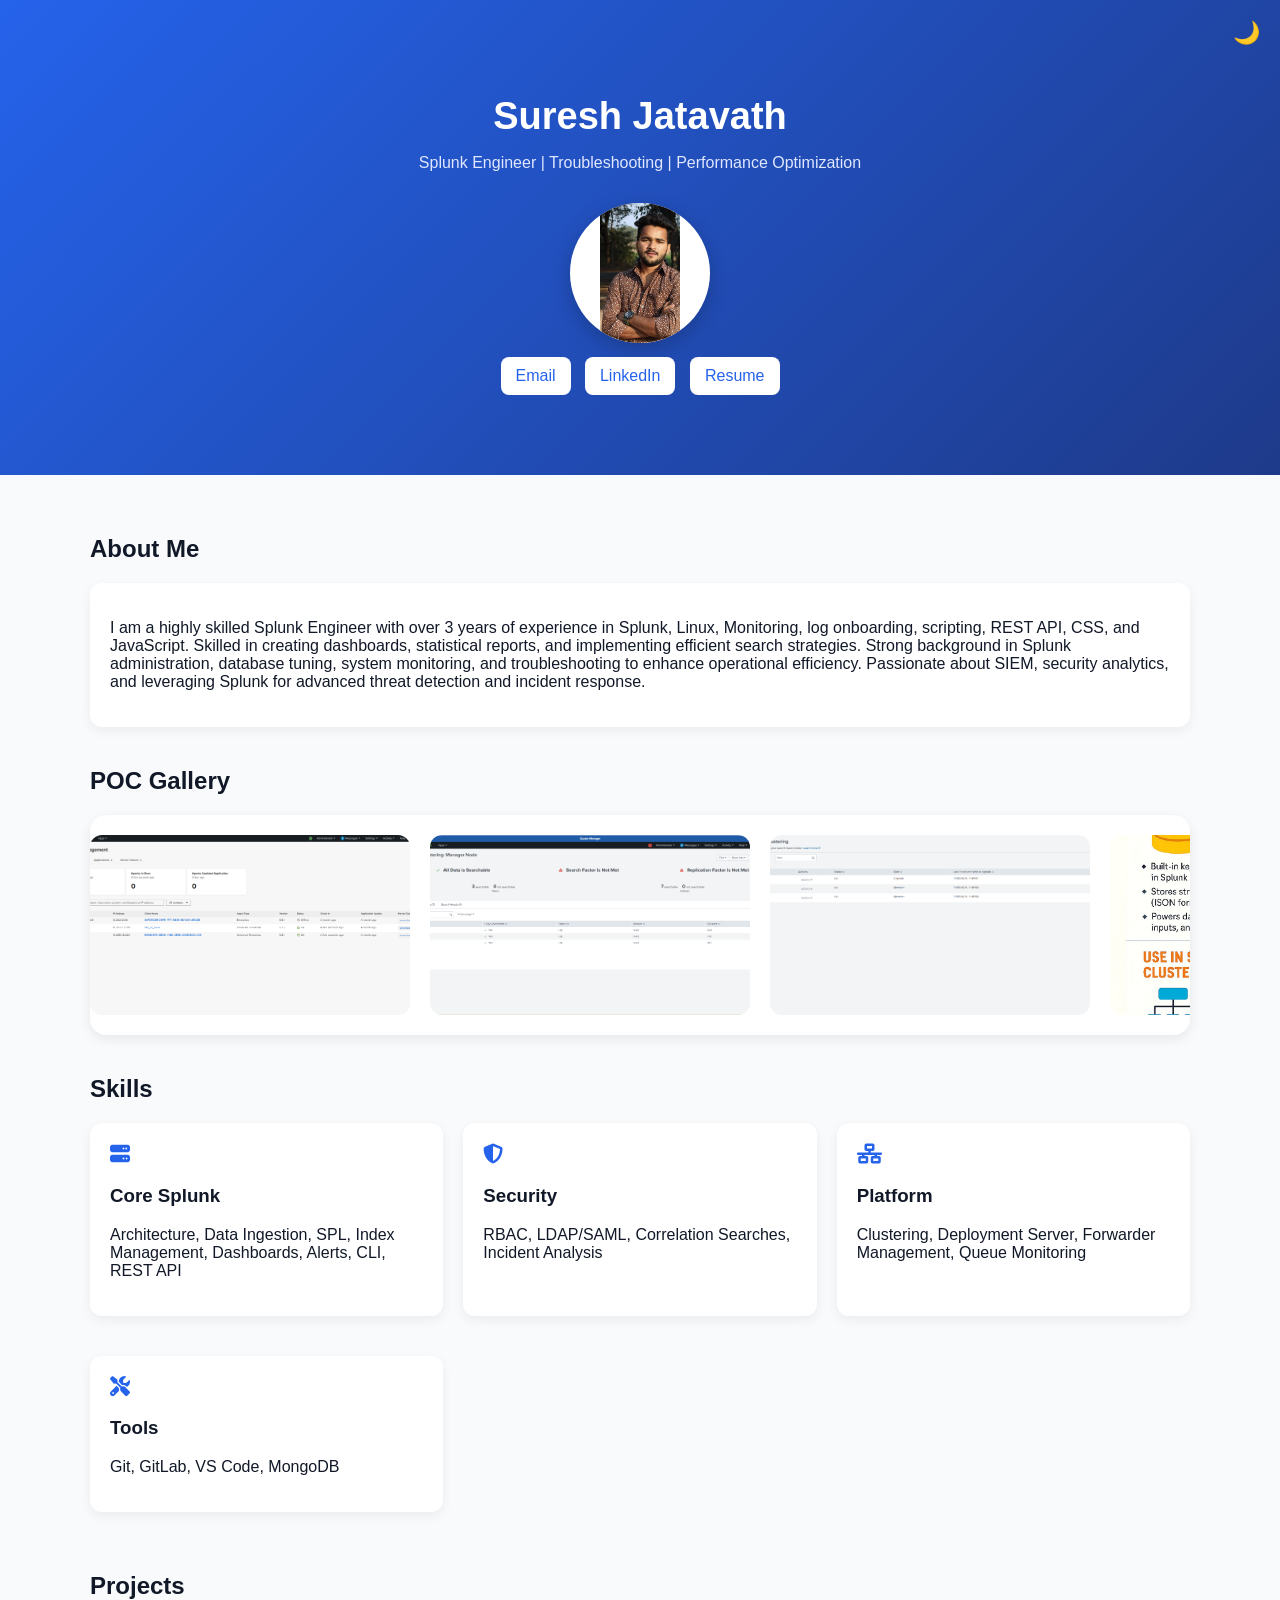
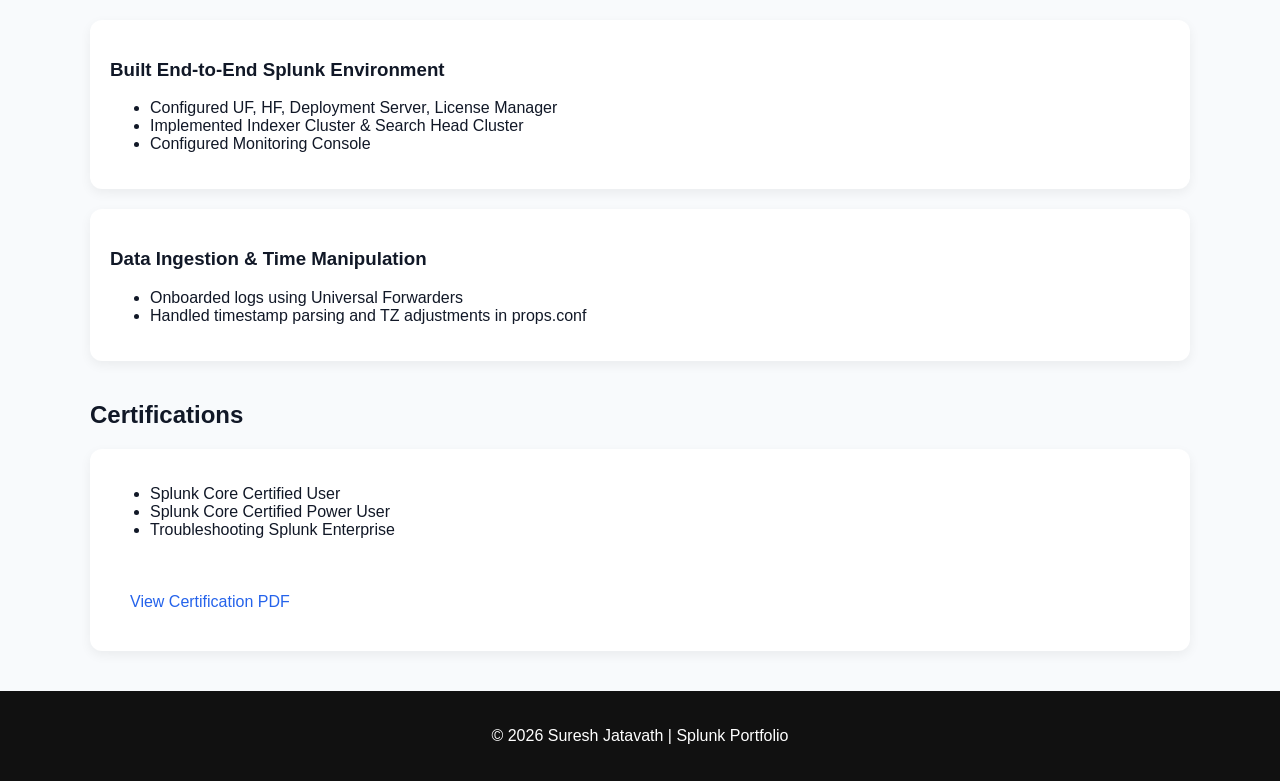
<file: index.html>
<!DOCTYPE html>
<html lang="en">
<head>
<meta charset="UTF-8">
<meta name="viewport" content="width=device-width, initial-scale=1.0">

<title>Suresh Jatavath | Splunk Engineer</title>

<link rel="stylesheet" href="style.css">

<link rel="stylesheet"
href="https://cdnjs.cloudflare.com/ajax/libs/font-awesome/6.5.0/css/all.min.css">

</head>

<body>

<div class="toggle" onclick="toggleMode()">🌙</div>

<header class="hero">

    <h1>Suresh Jatavath</h1>

    <p>Splunk Engineer | Troubleshooting | Performance Optimization</p>

    <img src="profile.jpg" class="profile-pic">

    <div>
        <a href="mailto:sureshjatavath63@gmail.com" class="btn">Email</a>

        <a href="https://www.linkedin.com/in/suresh-jatavath-aa7761255/"
        target="_blank"
        class="btn">
        LinkedIn
        </a>

        <a href="Suresh_Jatavath_Resume.pdf"
        target="_blank"
        class="btn">
        Resume
        </a>
    </div>

</header>

<div class="container">

<!-- ABOUT -->
<h2>About Me</h2>

<div class="card">
<p>
I am a highly skilled Splunk Engineer with over 3 years of experience in
Splunk, Linux, Monitoring, log onboarding, scripting, REST API, CSS,
and JavaScript.

Skilled in creating dashboards, statistical reports, and implementing
efficient search strategies. Strong background in Splunk administration,
database tuning, system monitoring, and troubleshooting to enhance
operational efficiency.

Passionate about SIEM, security analytics, and leveraging Splunk for
advanced threat detection and incident response.
</p>
</div>

<!-- GALLERY SECTION -->
<h2>POC Gallery</h2>

<a href="gallery.html" target="_blank" class="gallery-link">

<div class="gallery-container">

    <div class="gallery-track">

        <img src="images/splunk1.png" alt="Splunk Dashboard">
        <img src="images/splunk2.png" alt="Monitoring Dashboard">
        <img src="images/splunk3.png" alt="Security Dashboard">
        <img src="images/splunk4.png" alt="Cluster Monitoring">
        <img src="images/splunk5.png" alt="Threat Detection">

        <!-- Duplicate images for smooth infinite scrolling -->

        <img src="images/splunk1.png" alt="Splunk Dashboard">
        <img src="images/splunk2.png" alt="Monitoring Dashboard">
        <img src="images/splunk3.png" alt="Security Dashboard">
        <img src="images/splunk4.png" alt="Cluster Monitoring">
        <img src="images/splunk5.png" alt="Threat Detection">

    </div>

</div>

</a>

<!-- EXPERIENCE -->
<!-- <h2>Experience</h2>

<div class="card">
    <h3>Splunk Engineer — IOPEX Technologies</h3>

    <p><strong>April 2024 – Present</strong></p>

    <ul>
        <li>Developing dashboards, alerts, and reports using SPL</li>
        <li>Managing clustered Splunk environments</li>
        <li>Troubleshooting ingestion and search issues</li>
        <li>Performance optimization and monitoring</li>
    </ul>
</div>

<div class="card">
    <h3>Intern — CareerX</h3>

    <p><strong>March 2023 – April 2024</strong></p>

    <ul>
        <li>Worked on Linux and Splunk configurations</li>
        <li>Handled environment setup and maintenance</li>
    </ul>
</div>

<div class="card">
    <h3>Training — Scaler</h3>

    <ul>
        <li>Linux, C/C++, Operating Systems</li>
        <li>Monitoring concepts & Data Structures</li>
    </ul>
</div>   -->

<!-- SKILLS -->
<h2>Skills</h2>

<div class="grid">

<div class="card">
<div class="icon"><i class="fas fa-server"></i></div>

<h3>Core Splunk</h3>

<p>
Architecture, Data Ingestion, SPL, Index Management,
Dashboards, Alerts, CLI, REST API
</p>
</div>

<div class="card">
<div class="icon"><i class="fas fa-shield-alt"></i></div>

<h3>Security</h3>

<p>
RBAC, LDAP/SAML, Correlation Searches, Incident Analysis
</p>
</div>

<div class="card">
<div class="icon"><i class="fas fa-network-wired"></i></div>

<h3>Platform</h3>

<p>
Clustering, Deployment Server, Forwarder Management,
Queue Monitoring
</p>
</div>

<div class="card">
<div class="icon"><i class="fas fa-tools"></i></div>

<h3>Tools</h3>

<p>
Git, GitLab, VS Code, MongoDB
</p>
</div>

</div>

<!-- PROJECTS -->
<h2>Projects</h2>

<div class="card">
<h3>Built End-to-End Splunk Environment</h3>

<ul>
<li>Configured UF, HF, Deployment Server, License Manager</li>
<li>Implemented Indexer Cluster & Search Head Cluster</li>
<li>Configured Monitoring Console</li>
</ul>
</div>

<div class="card">
<h3>Data Ingestion & Time Manipulation</h3>

<ul>
<li>Onboarded logs using Universal Forwarders</li>
<li>Handled timestamp parsing and TZ adjustments in props.conf</li>
</ul>
</div>

<!-- CERTIFICATIONS -->
<h2>Certifications</h2>

<div class="card">

<ul>
<li>Splunk Core Certified User</li>
<li>Splunk Core Certified Power User</li>
<li>Troubleshooting Splunk Enterprise</li>
</ul>

<br>

<a href="SplunkCoreCertifiedPowerUser_Badge20260331-31-r1w78k.pdf"
class="btn"
target="_blank">
View Certification PDF
</a>

</div>

</div>

<footer>
<p>© 2026 Suresh Jatavath | Splunk Portfolio</p>
</footer>

<script src="script.js"></script>

</body>
</html>
</file>
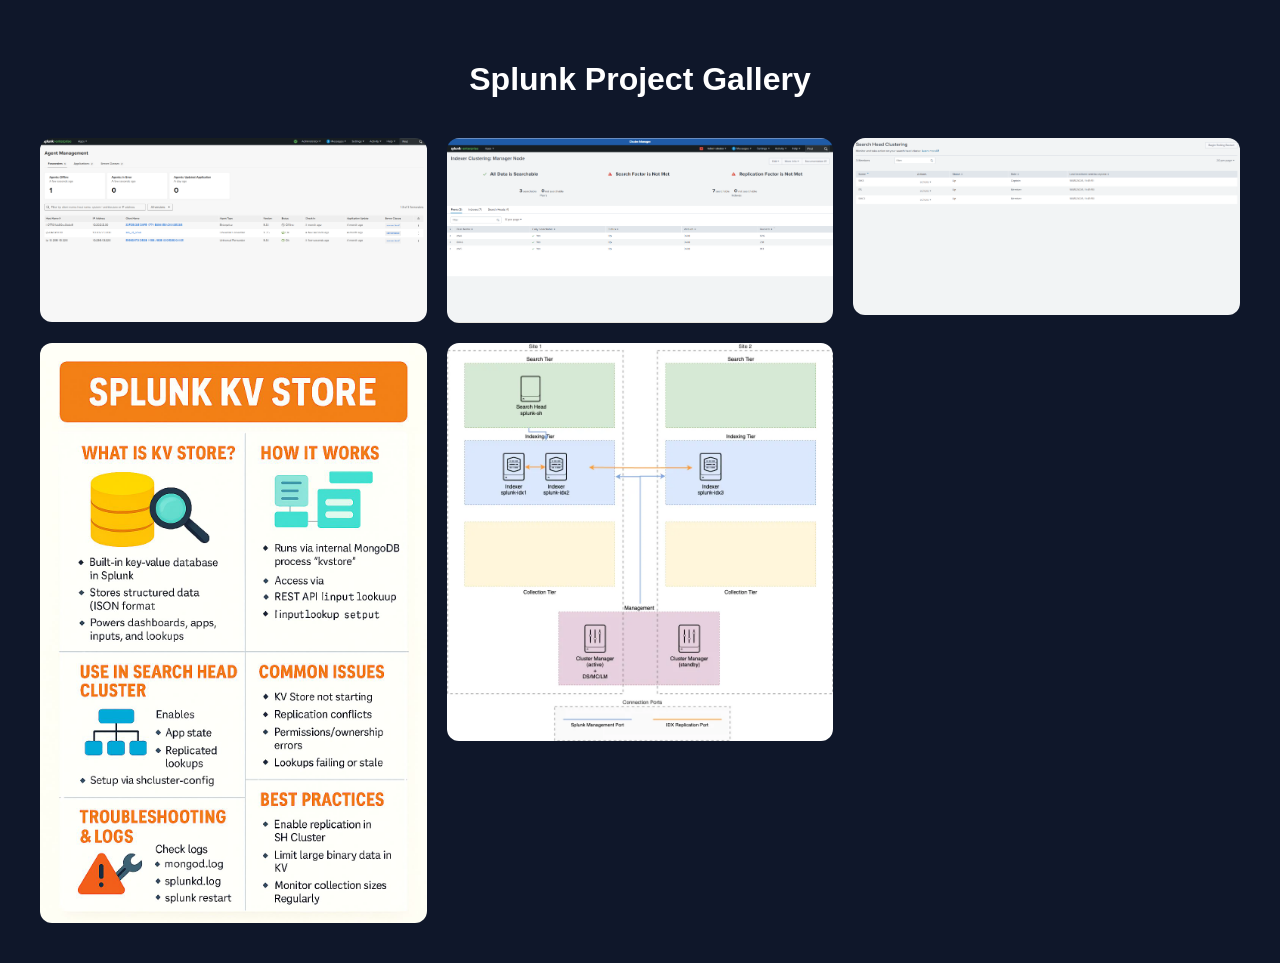
<file: gallery.html>
<!DOCTYPE html>
<html lang="en">
<head>
<meta charset="UTF-8">
<meta name="viewport" content="width=device-width, initial-scale=1.0">

<title>Splunk Project Gallery</title>

<style>

body {
    margin: 0;
    padding: 40px;
    background: #0f172a;
    font-family: Arial, sans-serif;
    color: white;
}

h1 {
    text-align: center;
    margin-bottom: 40px;
}

.gallery-grid {
    display: grid;
    grid-template-columns: repeat(auto-fit, minmax(320px, 1fr));
    gap: 20px;
}

.gallery-grid img {
    width: 100%;
    border-radius: 12px;
    transition: 0.3s;
    cursor: pointer;
}

.gallery-grid img:hover {
    transform: scale(1.03);
}

</style>
</head>

<body>

<h1>Splunk Project Gallery</h1>

<div class="gallery-grid">

<img src="images/splunk1.png">
<img src="images/splunk2.png">
<img src="images/splunk3.png">
<img src="images/splunk4.png">
<img src="images/splunk5.png">

</div>

</body>
</html>
</file>
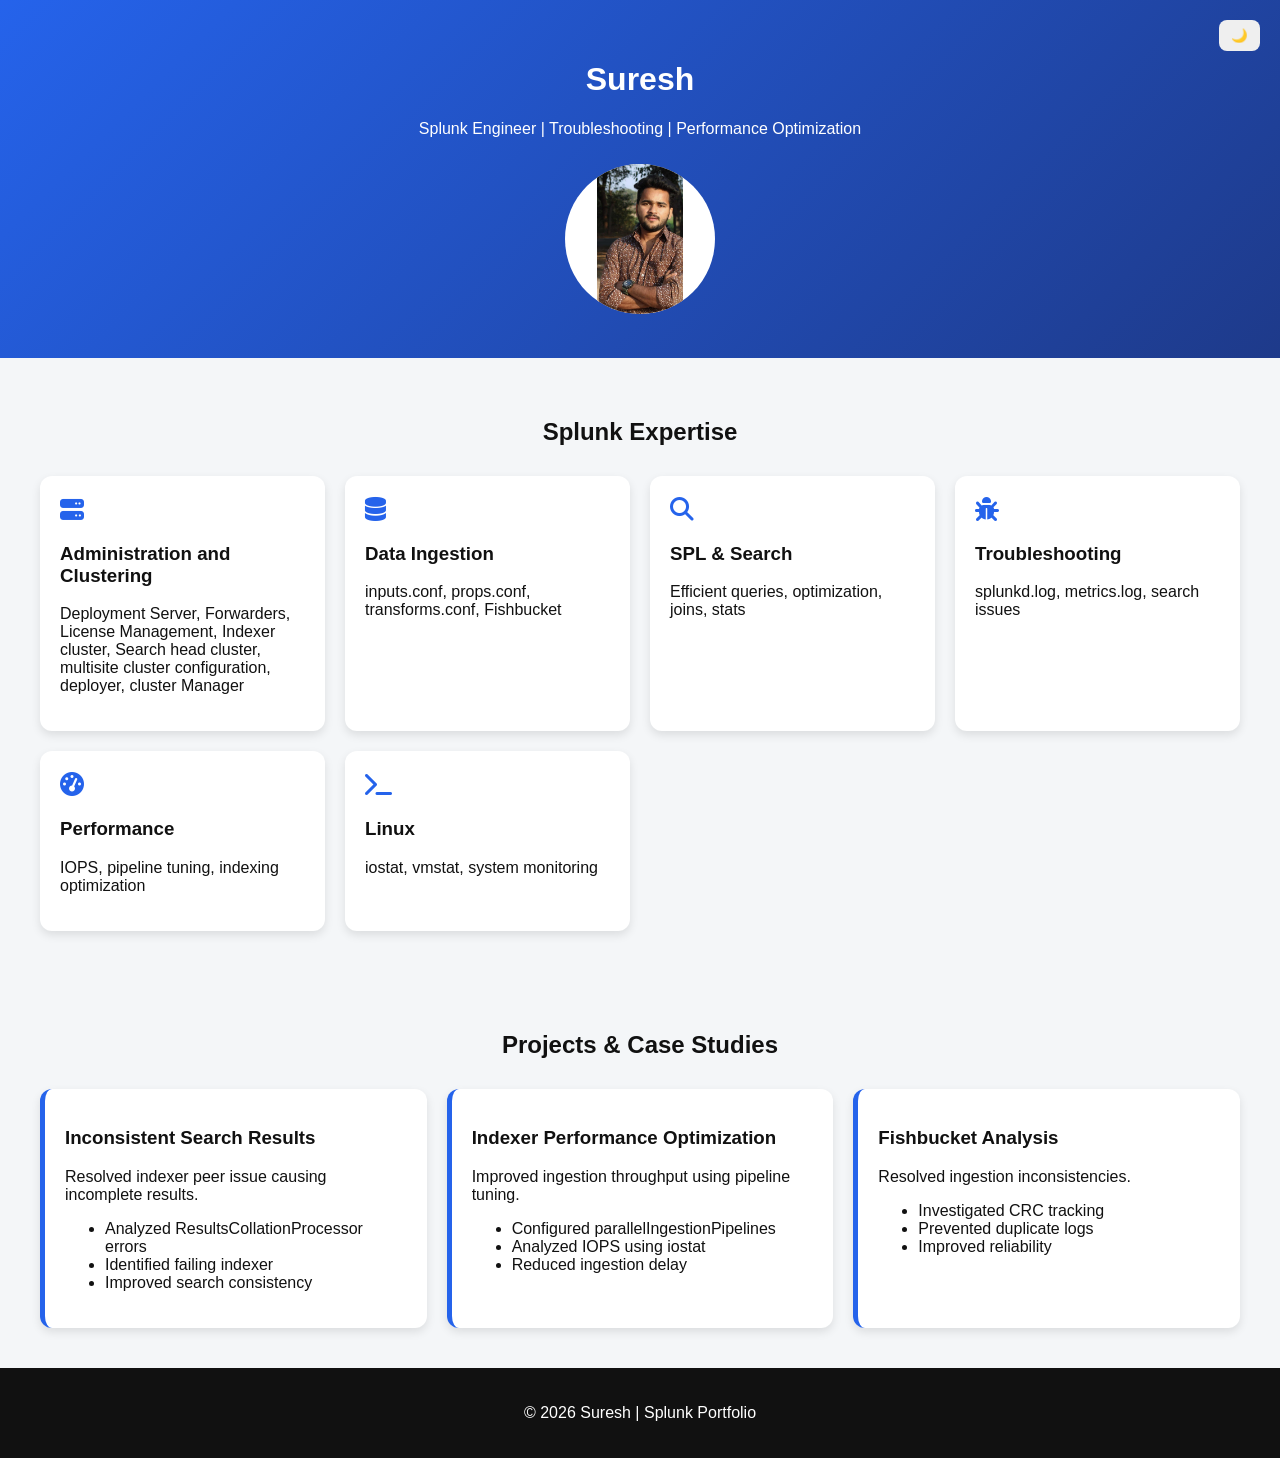
<file: index2.html>
<!DOCTYPE html>
<html lang="en">
<head>
<meta charset="UTF-8">
<title>Suresh | Splunk Engineer</title>

<!-- Icons -->
<link rel="stylesheet" href="https://cdnjs.cloudflare.com/ajax/libs/font-awesome/6.5.0/css/all.min.css">

<style>

/* ---------- GLOBAL ---------- */
body {
    font-family: Arial, sans-serif;
    margin: 0;
    transition: 0.3s;
    background: #f4f6f8;
    color: #111;
}

.dark {
    background: #0f172a;
    color: #e5e7eb;
}

h2 {
    text-align: center;
    margin-bottom: 30px;
}

/* ---------- HEADER ---------- */
header {
    text-align: center;
    padding: 40px;
    background: linear-gradient(135deg, #2563eb, #1e3a8a);
    color: white;
}

.profile-pic {
    width: 150px;
    height: 150px;
    border-radius: 50%;
    object-fit: contain;
    background: white;
    margin-top: 10px;
}

/* ---------- BUTTON ---------- */
.toggle-btn {
    position: absolute;
    top: 20px;
    right: 20px;
    padding: 8px 12px;
    cursor: pointer;
    border-radius: 8px;
    border: none;
}

/* ---------- SECTION ---------- */
section {
    padding: 40px;
}

/* ---------- GRID ---------- */
.grid {
    display: grid;
    grid-template-columns: repeat(auto-fit, minmax(280px, 1fr));
    gap: 20px;
}

/* ---------- CARD ---------- */
.card {
    background: white;
    padding: 20px;
    border-radius: 12px;
    transition: 0.3s;
    box-shadow: 0 4px 10px rgba(0,0,0,0.1);
}

.dark .card {
    background: #1e293b;
}

.card:hover {
    transform: translateY(-8px);
    box-shadow: 0 8px 20px rgba(0,0,0,0.2);
}

/* ---------- ICON ---------- */
.icon {
    font-size: 24px;
    color: #2563eb;
    margin-bottom: 10px;
}

/* ---------- ANIMATION ---------- */
.fade-in {
    opacity: 0;
    transform: translateY(20px);
    animation: fadeIn 0.8s forwards;
}

@keyframes fadeIn {
    to {
        opacity: 1;
        transform: translateY(0);
    }
}

/* ---------- PROJECT ---------- */
.project {
    border-left: 5px solid #2563eb;
}

/* ---------- FOOTER ---------- */
footer {
    text-align: center;
    padding: 20px;
    background: #111;
    color: white;
}

</style>
</head>

<body>

<button class="toggle-btn" onclick="toggleMode()">🌙</button>

<header>
    <h1>Suresh</h1>
    <p>Splunk Engineer | Troubleshooting | Performance Optimization</p>
    <img src="profile.jpg" class="profile-pic">
</header>

<!-- 🔹 SKILLS -->
<section>
    <h2>Splunk Expertise</h2>

    <div class="grid">

        <div class="card fade-in">
            <div class="icon"><i class="fas fa-server"></i></div>
            <h3>Administration and Clustering</h3>
            <p>Deployment Server, Forwarders, License Management, Indexer cluster, Search head cluster, multisite cluster configuration, deployer, cluster Manager</p>
        </div>

        <div class="card fade-in">
            <div class="icon"><i class="fas fa-database"></i></div>
            <h3>Data Ingestion</h3>
            <p>inputs.conf, props.conf, transforms.conf, Fishbucket</p>
        </div>

        <div class="card fade-in">
            <div class="icon"><i class="fas fa-search"></i></div>
            <h3>SPL & Search</h3>
            <p>Efficient queries, optimization, joins, stats</p>
        </div>

        <div class="card fade-in">
            <div class="icon"><i class="fas fa-bug"></i></div>
            <h3>Troubleshooting</h3>
            <p>splunkd.log, metrics.log, search issues</p>
        </div>

        <div class="card fade-in">
            <div class="icon"><i class="fas fa-tachometer-alt"></i></div>
            <h3>Performance</h3>
            <p>IOPS, pipeline tuning, indexing optimization</p>
        </div>

        <div class="card fade-in">
            <div class="icon"><i class="fas fa-terminal"></i></div>
            <h3>Linux</h3>
            <p>iostat, vmstat, system monitoring</p>
        </div>

    </div>
</section>

<!-- 🔹 PROJECTS -->
<section>
    <h2>Projects & Case Studies</h2>

    <div class="grid">

        <div class="card project fade-in">
            <h3>Inconsistent Search Results</h3>
            <p>Resolved indexer peer issue causing incomplete results.</p>
            <ul>
                <li>Analyzed ResultsCollationProcessor errors</li>
                <li>Identified failing indexer</li>
                <li>Improved search consistency</li>
            </ul>
        </div>

        <div class="card project fade-in">
            <h3>Indexer Performance Optimization</h3>
            <p>Improved ingestion throughput using pipeline tuning.</p>
            <ul>
                <li>Configured parallelIngestionPipelines</li>
                <li>Analyzed IOPS using iostat</li>
                <li>Reduced ingestion delay</li>
            </ul>
        </div>

        <div class="card project fade-in">
            <h3>Fishbucket Analysis</h3>
            <p>Resolved ingestion inconsistencies.</p>
            <ul>
                <li>Investigated CRC tracking</li>
                <li>Prevented duplicate logs</li>
                <li>Improved reliability</li>
            </ul>
        </div>

    </div>
</section>

<footer>
    <p>© 2026 Suresh | Splunk Portfolio</p>
</footer>

<script>
function toggleMode() {
    document.body.classList.toggle("dark");
}
</script>

</body>
</html>
</file>
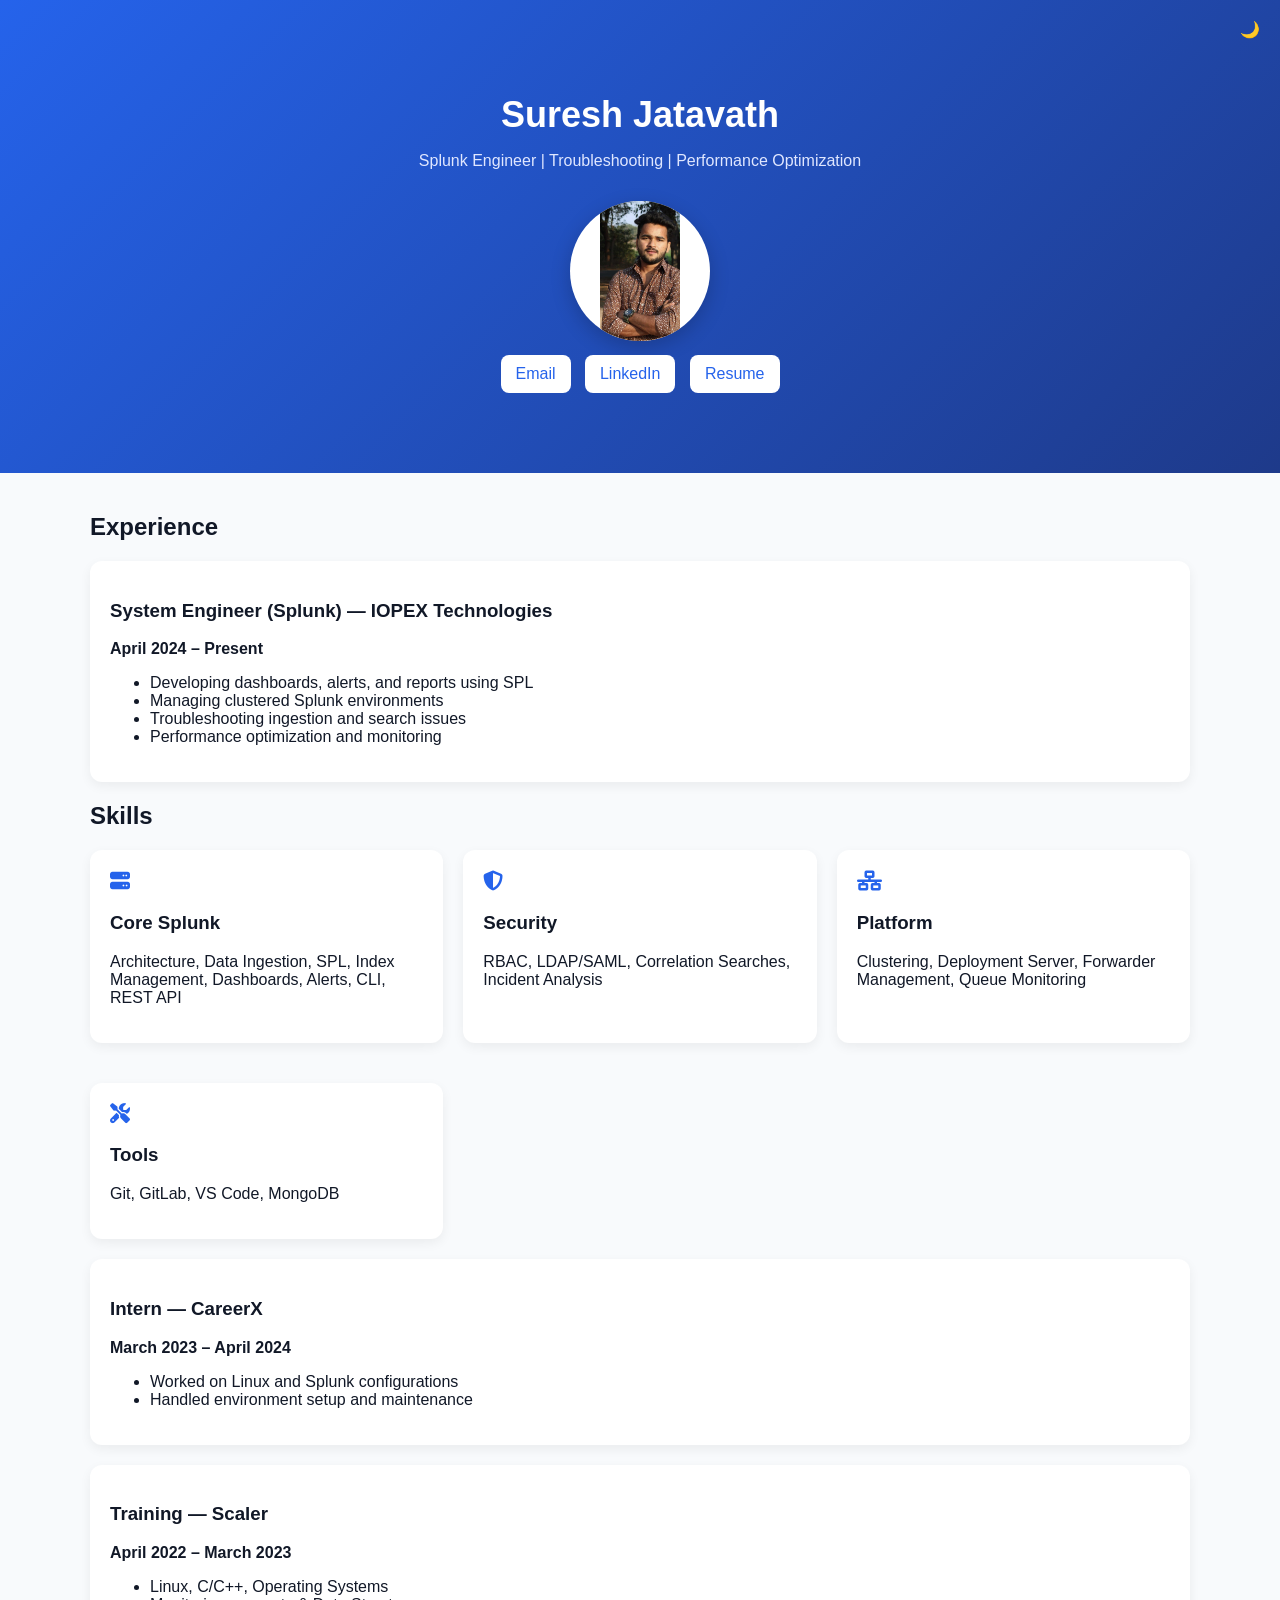
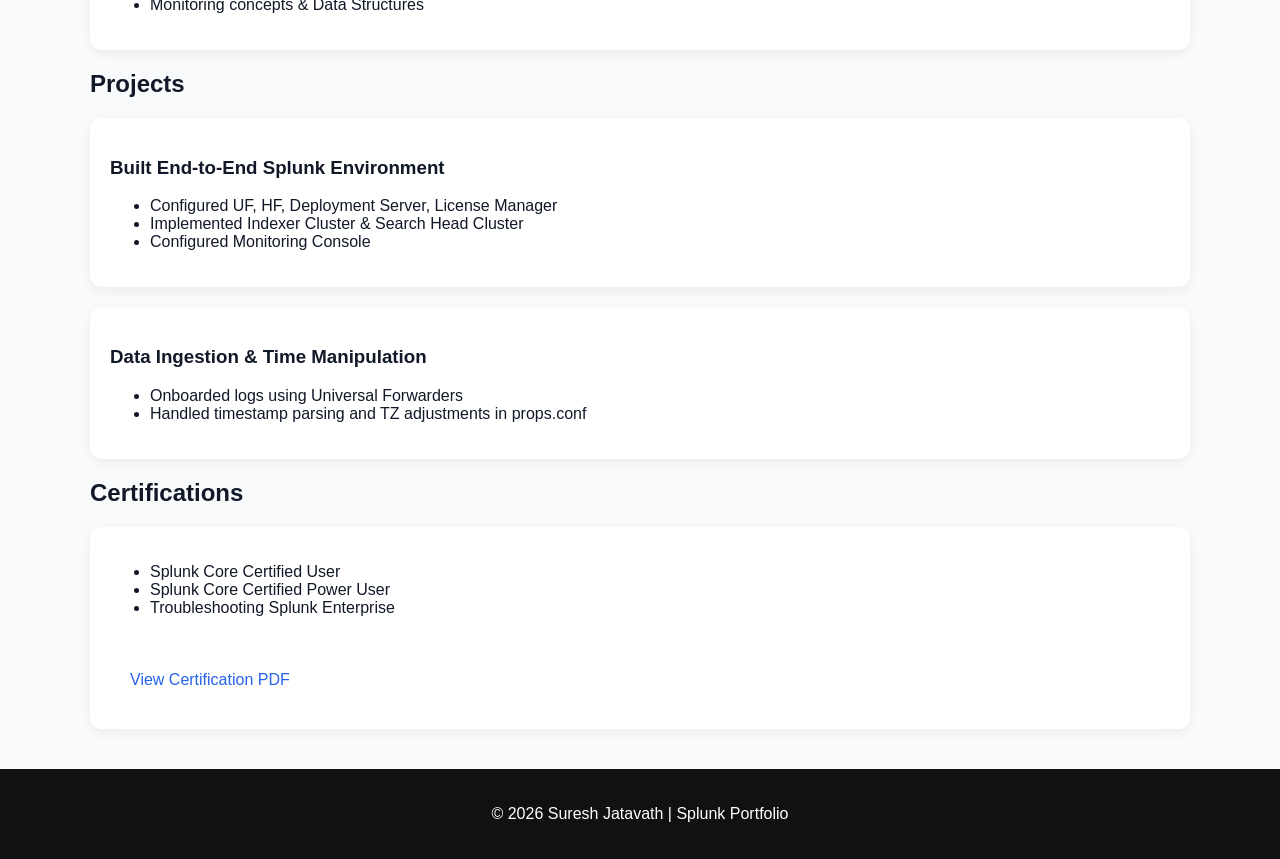
<file: index_may16.html>
<!DOCTYPE html>
<html lang="en">
<head>
<meta charset="UTF-8">
<meta name="viewport" content="width=device-width, initial-scale=1.0">
<title>Suresh Jatavath | Splunk Engineer</title>

<link rel="stylesheet" href="https://cdnjs.cloudflare.com/ajax/libs/font-awesome/6.5.0/css/all.min.css">

<style>

/* ---------- GLOBAL ---------- */
body {
    margin: 0;
    font-family: 'Segoe UI', sans-serif;
    background: #f8fafc;
    color: #111827;
    transition: 0.3s;
}

.dark {
    background: #0f172a;
    color: #e5e7eb;
}

.container {
    max-width: 1100px;
    margin: auto;
    padding: 20px;
}

/* ---------- HEADER ---------- */
header {
    text-align: center;
    padding: 60px 20px;
}

header h1 {
    font-size: 36px;
    margin-bottom: 10px;
}

header p {
    color: #6b7280;
}

.profile-pic {
    width: 140px;
    height: 140px;
    border-radius: 50%;
    object-fit: contain;
    background: white;
    margin-top: 0px;
}

/* ---------- BUTTON ---------- */
.btn {
    display: inline-block;
    margin: 10px 5px;
    padding: 10px 15px;
    border-radius: 8px;
    text-decoration: none;
    color: white;
    background: #2563eb;
}

.toggle {
    position: fixed;
    top: 20px;
    right: 20px;
    cursor: pointer;
}

/* ---------- CARD ---------- */
.card {
    background: white;
    padding: 20px;
    border-radius: 12px;
    margin-bottom: 20px;
    box-shadow: 0 4px 12px rgba(0,0,0,0.06);
    transition: 0.3s;
}

.dark .card {
    background: #1e293b;
}

.card:hover {
    transform: translateY(-5px);
}

/* ---------- GRID ---------- */
.grid {
    display: grid;
    grid-template-columns: repeat(auto-fit, minmax(280px, 1fr));
    gap: 20px;
}

/* ---------- ICON ---------- */
.icon {
    font-size: 20px;
    color: #2563eb;
    margin-bottom: 10px;
}

/* ---------- FOOTER ---------- */
footer {
    text-align: center;
    padding: 20px;
    background: #111;
    color: white;
}

/* ---------- HERO SECTION ---------- */
.hero {
    text-align: center;
    padding: 70px 20px;
    background: linear-gradient(135deg, #2563eb, #1e3a8a);
    color: white;
}

.hero h1 {
    font-size: 36px;
    margin-bottom: 10px;
}

.hero p {
    color: #e0e7ff;
}

/* Profile image styling (better contrast on blue) */
.profile-pic {
    width: 140px;
    height: 140px;
    border-radius: 50%;
    object-fit: contain;
    background: white;
    padding: 0px;
    margin-top: 15px;
    border: 0px solid white;
}

/* Buttons look better on blue */
.btn {
    display: inline-block;
    margin: 10px 5px;
    padding: 10px 15px;
    border-radius: 8px;
    text-decoration: none;
    color: #2563eb;
    background: white;
    font-weight: 500;
}
.profile-pic {
    box-shadow: 0 6px 20px rgba(0,0,0,0.2);
}
</style>
</head>

<body>

<div class="toggle" onclick="toggleMode()">🌙</div>

<header class="hero">
    <h1>Suresh Jatavath</h1>
    <p>Splunk Engineer | Troubleshooting | Performance Optimization</p>

    <img src="profile.jpg" class="profile-pic">

    <div>
        <a href="mailto:sureshjatavath63@gmail.com" class="btn">Email</a>
        <a href="https://www.linkedin.com/in/suresh-jatavath-aa7761255/" target="_blank" class="btn">LinkedIn</a>
        <a href="Suresh_Jatavath_Resume.pdf" class="btn" target="_blank" class="btn">Resume</a>
    </div>
</header>

<div class="container">

<!-- EXPERIENCE -->
<h2>Experience</h2>

<div class="card">
    <h3>System Engineer (Splunk) — IOPEX Technologies</h3>
    <p><strong>April 2024 – Present</strong></p>
    <ul>
        <li>Developing dashboards, alerts, and reports using SPL</li>
        <li>Managing clustered Splunk environments</li>
        <li>Troubleshooting ingestion and search issues</li>
        <li>Performance optimization and monitoring</li>
    </ul>
</div>
<!-- SKILLS -->
<h2>Skills</h2>

<div class="grid">

<div class="card">
<div class="icon"><i class="fas fa-server"></i></div>
<h3>Core Splunk</h3>
<p>Architecture, Data Ingestion, SPL, Index Management, Dashboards, Alerts, CLI, REST API</p>
</div>

<div class="card">
<div class="icon"><i class="fas fa-shield-alt"></i></div>
<h3>Security</h3>
<p>RBAC, LDAP/SAML, Correlation Searches, Incident Analysis</p>
</div>

<div class="card">
<div class="icon"><i class="fas fa-network-wired"></i></div>
<h3>Platform</h3>
<p>Clustering, Deployment Server, Forwarder Management, Queue Monitoring</p>
</div>

<div class="card">
<div class="icon"><i class="fas fa-tools"></i></div>
<h3>Tools</h3>
<p>Git, GitLab, VS Code, MongoDB</p>
</div>

</div>

<div class="card">
    <h3>Intern — CareerX</h3>
    <p><strong>March 2023 – April 2024</strong></p>
    <ul>
        <li>Worked on Linux and Splunk configurations</li>
        <li>Handled environment setup and maintenance</li>
    </ul>
</div>

<div class="card">
    <h3>Training — Scaler</h3>
    <p><strong>April 2022 – March 2023</strong></p>
    <ul>
        <li>Linux, C/C++, Operating Systems</li>
        <li>Monitoring concepts & Data Structures</li>
    </ul>
</div>


<!-- PROJECTS -->
<h2>Projects</h2>

<div class="card">
<h3>Built End-to-End Splunk Environment</h3>
<ul>
<li>Configured UF, HF, Deployment Server, License Manager</li>
<li>Implemented Indexer Cluster & Search Head Cluster</li>
<li>Configured Monitoring Console</li>
</ul>
</div>

<div class="card">
<h3>Data Ingestion & Time Manipulation</h3>
<ul>
<li>Onboarded logs using Universal Forwarders</li>
<li>Handled timestamp parsing and TZ adjustments in props.conf</li>
</ul>
</div>

<!-- CERTIFICATIONS -->
<h2>Certifications</h2>

<div class="card">
<ul>
<li>Splunk Core Certified User</li>
<li>Splunk Core Certified Power User</li>
<li>Troubleshooting Splunk Enterprise</li>
</ul>

<br>
<a href="SplunkCoreCertifiedPowerUser_Badge20260331-31-r1w78k.pdf" class="btn" target="_blank">
    View Certification PDF
</a>

</div>

</div>

<footer>
<p>© 2026 Suresh Jatavath | Splunk Portfolio</p>
</footer>

<script>
function toggleMode() {
    document.body.classList.toggle("dark");
}
</script>

</body>
</html>
</file>
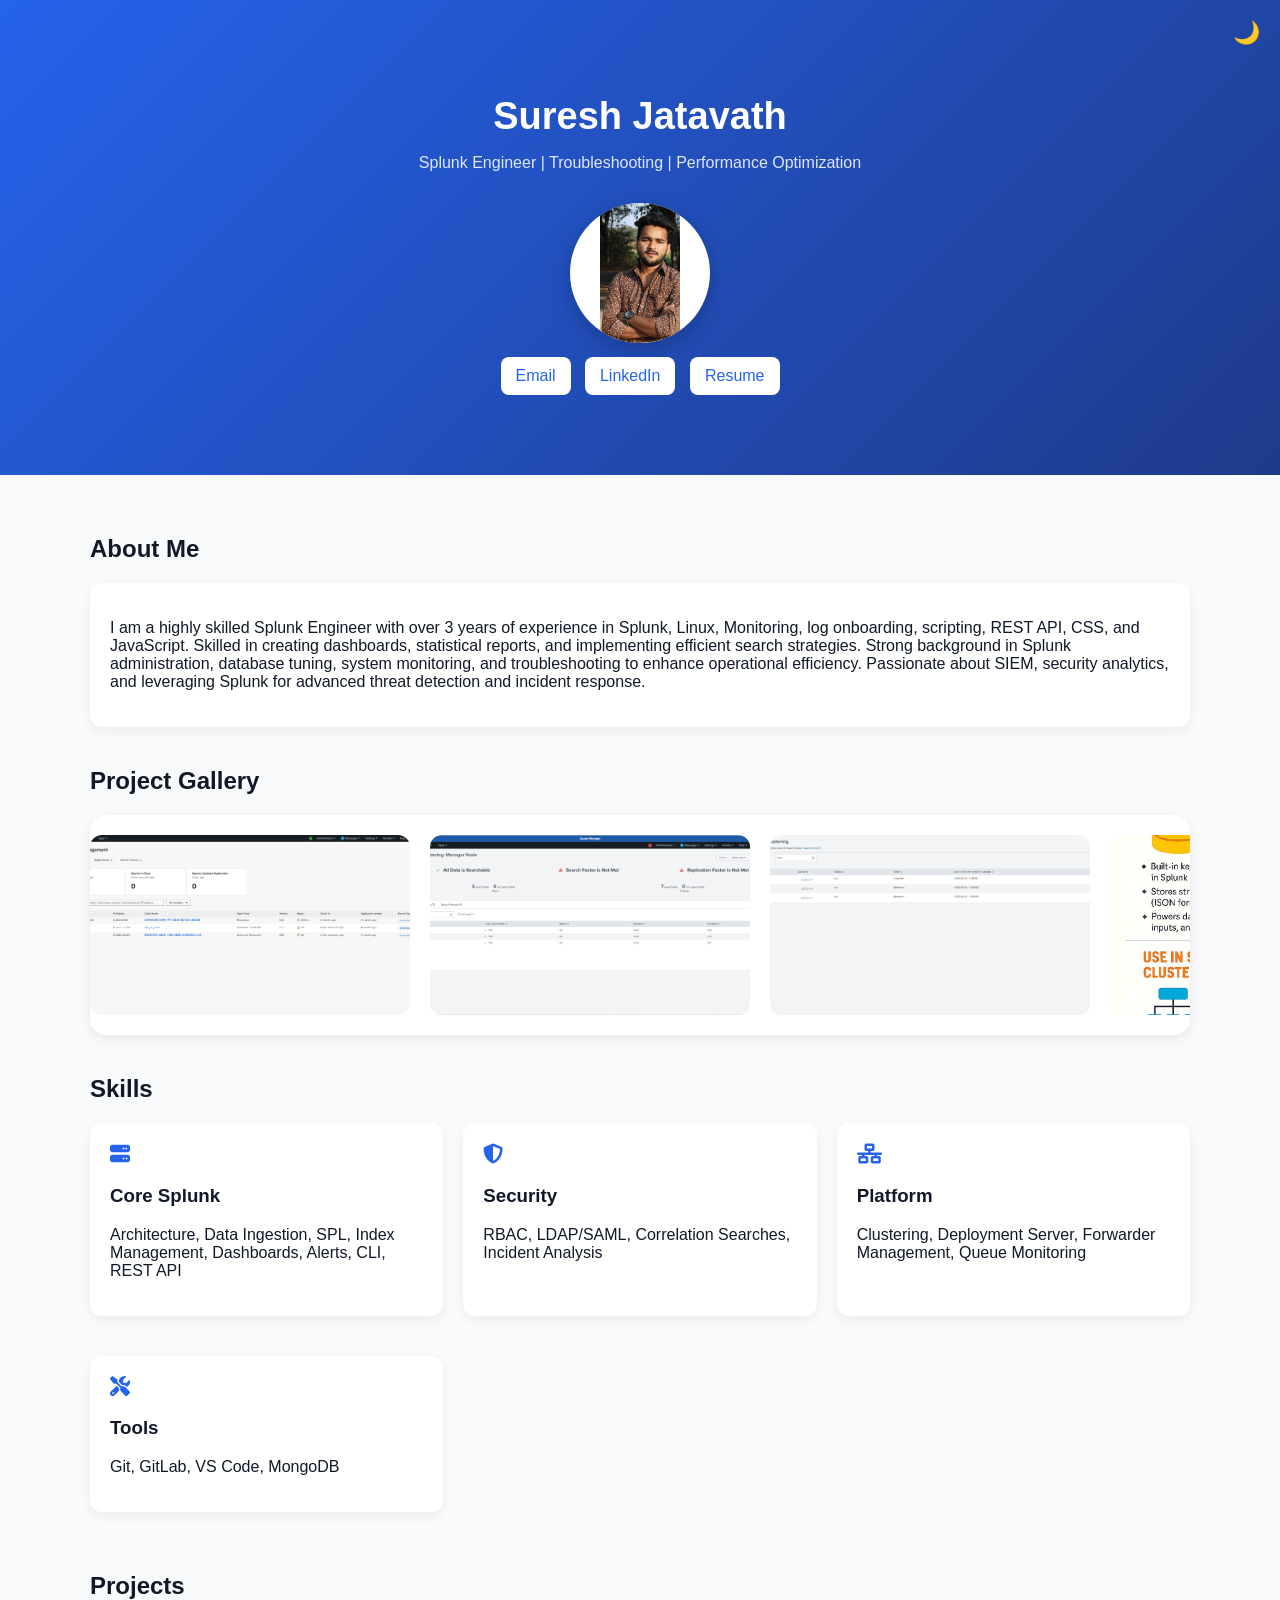
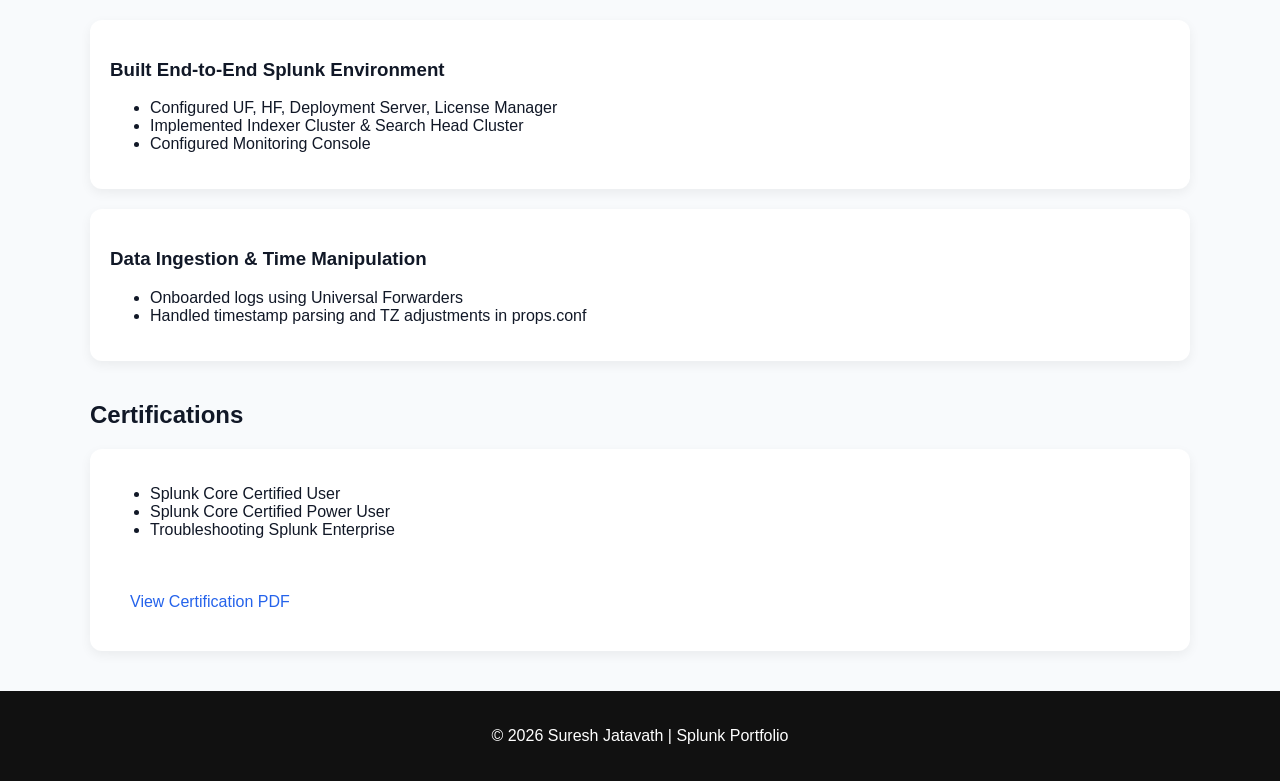
<file: may16.html>
<!DOCTYPE html>
<html lang="en">
<head>
<meta charset="UTF-8">
<meta name="viewport" content="width=device-width, initial-scale=1.0">

<title>Suresh Jatavath | Splunk Engineer</title>

<link rel="stylesheet" href="style23.css">

<link rel="stylesheet"
href="https://cdnjs.cloudflare.com/ajax/libs/font-awesome/6.5.0/css/all.min.css">

</head>

<body>

<div class="toggle" onclick="toggleMode()">🌙</div>

<header class="hero">

    <h1>Suresh Jatavath</h1>

    <p>Splunk Engineer | Troubleshooting | Performance Optimization</p>

    <img src="profile.jpg" class="profile-pic">

    <div>
        <a href="mailto:sureshjatavath63@gmail.com" class="btn">Email</a>

        <a href="https://www.linkedin.com/in/suresh-jatavath-aa7761255/"
        target="_blank"
        class="btn">
        LinkedIn
        </a>

        <a href="Suresh_Jatavath_Resume.pdf"
        target="_blank"
        class="btn">
        Resume
        </a>
    </div>

</header>

<div class="container">

<!-- ABOUT -->
<h2>About Me</h2>

<div class="card">
<p>
I am a highly skilled Splunk Engineer with over 3 years of experience in
Splunk, Linux, Monitoring, log onboarding, scripting, REST API, CSS,
and JavaScript.

Skilled in creating dashboards, statistical reports, and implementing
efficient search strategies. Strong background in Splunk administration,
database tuning, system monitoring, and troubleshooting to enhance
operational efficiency.

Passionate about SIEM, security analytics, and leveraging Splunk for
advanced threat detection and incident response.
</p>
</div>

<!-- GALLERY SECTION -->
<h2>Project Gallery</h2>

<a href="gallery.html" target="_blank" class="gallery-link">

<div class="gallery-container">

    <div class="gallery-track">

        <img src="images/splunk1.png" alt="Splunk Dashboard">
        <img src="images/splunk2.png" alt="Monitoring Dashboard">
        <img src="images/splunk3.png" alt="Security Dashboard">
        <img src="images/splunk4.png" alt="Cluster Monitoring">
        <img src="images/splunk5.png" alt="Threat Detection">

        <!-- Duplicate images for smooth infinite scrolling -->

        <img src="images/splunk1.png" alt="Splunk Dashboard">
        <img src="images/splunk2.png" alt="Monitoring Dashboard">
        <img src="images/splunk3.png" alt="Security Dashboard">
        <img src="images/splunk4.png" alt="Cluster Monitoring">
        <img src="images/splunk5.png" alt="Threat Detection">

    </div>

</div>

</a>

<!-- EXPERIENCE -->
<!-- <h2>Experience</h2>

<div class="card">
    <h3>Splunk Engineer — IOPEX Technologies</h3>

    <p><strong>April 2024 – Present</strong></p>

    <ul>
        <li>Developing dashboards, alerts, and reports using SPL</li>
        <li>Managing clustered Splunk environments</li>
        <li>Troubleshooting ingestion and search issues</li>
        <li>Performance optimization and monitoring</li>
    </ul>
</div>

<div class="card">
    <h3>Intern — CareerX</h3>

    <p><strong>March 2023 – April 2024</strong></p>

    <ul>
        <li>Worked on Linux and Splunk configurations</li>
        <li>Handled environment setup and maintenance</li>
    </ul>
</div>

<div class="card">
    <h3>Training — Scaler</h3>

    <ul>
        <li>Linux, C/C++, Operating Systems</li>
        <li>Monitoring concepts & Data Structures</li>
    </ul>
</div>   -->

<!-- SKILLS -->
<h2>Skills</h2>

<div class="grid">

<div class="card">
<div class="icon"><i class="fas fa-server"></i></div>

<h3>Core Splunk</h3>

<p>
Architecture, Data Ingestion, SPL, Index Management,
Dashboards, Alerts, CLI, REST API
</p>
</div>

<div class="card">
<div class="icon"><i class="fas fa-shield-alt"></i></div>

<h3>Security</h3>

<p>
RBAC, LDAP/SAML, Correlation Searches, Incident Analysis
</p>
</div>

<div class="card">
<div class="icon"><i class="fas fa-network-wired"></i></div>

<h3>Platform</h3>

<p>
Clustering, Deployment Server, Forwarder Management,
Queue Monitoring
</p>
</div>

<div class="card">
<div class="icon"><i class="fas fa-tools"></i></div>

<h3>Tools</h3>

<p>
Git, GitLab, VS Code, MongoDB
</p>
</div>

</div>

<!-- PROJECTS -->
<h2>Projects</h2>

<div class="card">
<h3>Built End-to-End Splunk Environment</h3>

<ul>
<li>Configured UF, HF, Deployment Server, License Manager</li>
<li>Implemented Indexer Cluster & Search Head Cluster</li>
<li>Configured Monitoring Console</li>
</ul>
</div>

<div class="card">
<h3>Data Ingestion & Time Manipulation</h3>

<ul>
<li>Onboarded logs using Universal Forwarders</li>
<li>Handled timestamp parsing and TZ adjustments in props.conf</li>
</ul>
</div>

<!-- CERTIFICATIONS -->
<h2>Certifications</h2>

<div class="card">

<ul>
<li>Splunk Core Certified User</li>
<li>Splunk Core Certified Power User</li>
<li>Troubleshooting Splunk Enterprise</li>
</ul>

<br>

<a href="SplunkCoreCertifiedPowerUser_Badge20260331-31-r1w78k.pdf"
class="btn"
target="_blank">
View Certification PDF
</a>

</div>

</div>

<footer>
<p>© 2026 Suresh Jatavath | Splunk Portfolio</p>
</footer>

<script src="script.js"></script>

</body>
</html>
</file>
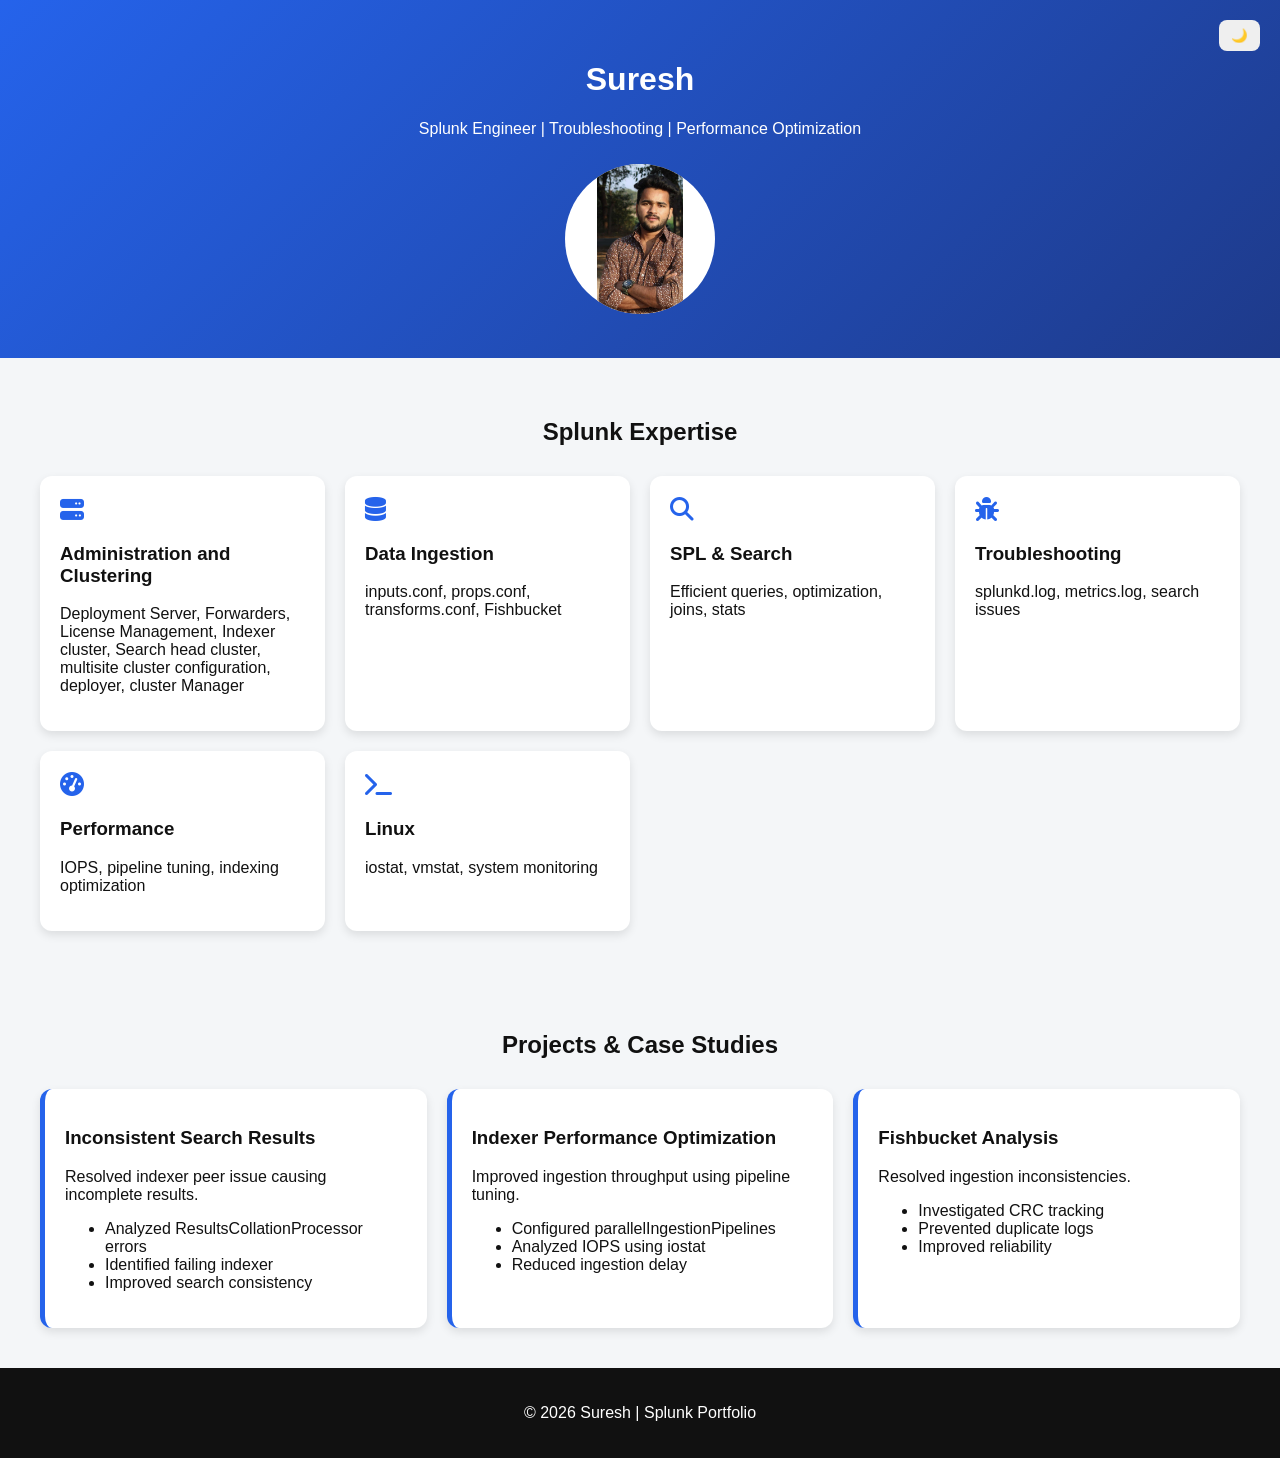
<file: portfolio2.html>
<!DOCTYPE html>
<html lang="en">
<head>
<meta charset="UTF-8">
<title>Suresh | Splunk Engineer</title>

<!-- Icons -->
<link rel="stylesheet" href="https://cdnjs.cloudflare.com/ajax/libs/font-awesome/6.5.0/css/all.min.css">

<style>

/* ---------- GLOBAL ---------- */
body {
    font-family: Arial, sans-serif;
    margin: 0;
    transition: 0.3s;
    background: #f4f6f8;
    color: #111;
}

.dark {
    background: #0f172a;
    color: #e5e7eb;
}

h2 {
    text-align: center;
    margin-bottom: 30px;
}

/* ---------- HEADER ---------- */
header {
    text-align: center;
    padding: 40px;
    background: linear-gradient(135deg, #2563eb, #1e3a8a);
    color: white;
}

.profile-pic {
    width: 150px;
    height: 150px;
    border-radius: 50%;
    object-fit: contain;
    background: white;
    margin-top: 10px;
}

/* ---------- BUTTON ---------- */
.toggle-btn {
    position: absolute;
    top: 20px;
    right: 20px;
    padding: 8px 12px;
    cursor: pointer;
    border-radius: 8px;
    border: none;
}

/* ---------- SECTION ---------- */
section {
    padding: 40px;
}

/* ---------- GRID ---------- */
.grid {
    display: grid;
    grid-template-columns: repeat(auto-fit, minmax(280px, 1fr));
    gap: 20px;
}

/* ---------- CARD ---------- */
.card {
    background: white;
    padding: 20px;
    border-radius: 12px;
    transition: 0.3s;
    box-shadow: 0 4px 10px rgba(0,0,0,0.1);
}

.dark .card {
    background: #1e293b;
}

.card:hover {
    transform: translateY(-8px);
    box-shadow: 0 8px 20px rgba(0,0,0,0.2);
}

/* ---------- ICON ---------- */
.icon {
    font-size: 24px;
    color: #2563eb;
    margin-bottom: 10px;
}

/* ---------- ANIMATION ---------- */
.fade-in {
    opacity: 0;
    transform: translateY(20px);
    animation: fadeIn 0.8s forwards;
}

@keyframes fadeIn {
    to {
        opacity: 1;
        transform: translateY(0);
    }
}

/* ---------- PROJECT ---------- */
.project {
    border-left: 5px solid #2563eb;
}

/* ---------- FOOTER ---------- */
footer {
    text-align: center;
    padding: 20px;
    background: #111;
    color: white;
}

</style>
</head>

<body>

<button class="toggle-btn" onclick="toggleMode()">🌙</button>

<header>
    <h1>Suresh</h1>
    <p>Splunk Engineer | Troubleshooting | Performance Optimization</p>
    <img src="profile.jpg" class="profile-pic">
</header>

<!-- 🔹 SKILLS -->
<section>
    <h2>Splunk Expertise</h2>

    <div class="grid">

        <div class="card fade-in">
            <div class="icon"><i class="fas fa-server"></i></div>
            <h3>Administration and Clustering</h3>
            <p>Deployment Server, Forwarders, License Management, Indexer cluster, Search head cluster, multisite cluster configuration, deployer, cluster Manager</p>
        </div>

        <div class="card fade-in">
            <div class="icon"><i class="fas fa-database"></i></div>
            <h3>Data Ingestion</h3>
            <p>inputs.conf, props.conf, transforms.conf, Fishbucket</p>
        </div>

        <div class="card fade-in">
            <div class="icon"><i class="fas fa-search"></i></div>
            <h3>SPL & Search</h3>
            <p>Efficient queries, optimization, joins, stats</p>
        </div>

        <div class="card fade-in">
            <div class="icon"><i class="fas fa-bug"></i></div>
            <h3>Troubleshooting</h3>
            <p>splunkd.log, metrics.log, search issues</p>
        </div>

        <div class="card fade-in">
            <div class="icon"><i class="fas fa-tachometer-alt"></i></div>
            <h3>Performance</h3>
            <p>IOPS, pipeline tuning, indexing optimization</p>
        </div>

        <div class="card fade-in">
            <div class="icon"><i class="fas fa-terminal"></i></div>
            <h3>Linux</h3>
            <p>iostat, vmstat, system monitoring</p>
        </div>

    </div>
</section>

<!-- 🔹 PROJECTS -->
<section>
    <h2>Projects & Case Studies</h2>

    <div class="grid">

        <div class="card project fade-in">
            <h3>Inconsistent Search Results</h3>
            <p>Resolved indexer peer issue causing incomplete results.</p>
            <ul>
                <li>Analyzed ResultsCollationProcessor errors</li>
                <li>Identified failing indexer</li>
                <li>Improved search consistency</li>
            </ul>
        </div>

        <div class="card project fade-in">
            <h3>Indexer Performance Optimization</h3>
            <p>Improved ingestion throughput using pipeline tuning.</p>
            <ul>
                <li>Configured parallelIngestionPipelines</li>
                <li>Analyzed IOPS using iostat</li>
                <li>Reduced ingestion delay</li>
            </ul>
        </div>

        <div class="card project fade-in">
            <h3>Fishbucket Analysis</h3>
            <p>Resolved ingestion inconsistencies.</p>
            <ul>
                <li>Investigated CRC tracking</li>
                <li>Prevented duplicate logs</li>
                <li>Improved reliability</li>
            </ul>
        </div>

    </div>
</section>

<footer>
    <p>© 2026 Suresh | Splunk Portfolio</p>
</footer>

<script>
function toggleMode() {
    document.body.classList.toggle("dark");
}
</script>

</body>
</html>
</file>
<file: style.css>
/* ---------- GLOBAL ---------- */

body {
    margin: 0;
    font-family: 'Segoe UI', sans-serif;
    background: #f8fafc;
    color: #111827;
    transition: 0.3s;
}

.dark {
    background: #0f172a;
    color: #e5e7eb;
}

.container {
    max-width: 1100px;
    margin: auto;
    padding: 20px;
}

/* ---------- HERO ---------- */

.hero {
    text-align: center;
    padding: 70px 20px;
    background: linear-gradient(135deg, #2563eb, #1e3a8a);
    color: white;
}

.hero h1 {
    font-size: 38px;
    margin-bottom: 10px;
}

.hero p {
    color: #e0e7ff;
}

/* ---------- PROFILE ---------- */

.profile-pic {
    width: 140px;
    height: 140px;
    border-radius: 50%;
    object-fit: contain;
    background: white;
    margin-top: 15px;
    box-shadow: 0 6px 20px rgba(0,0,0,0.2);
}

/* ---------- BUTTON ---------- */

.btn {
    display: inline-block;
    margin: 10px 5px;
    padding: 10px 15px;
    border-radius: 8px;
    text-decoration: none;
    color: #2563eb;
    background: white;
    font-weight: 500;
    transition: 0.3s;
}

.btn:hover {
    transform: scale(1.05);
}

/* ---------- TOGGLE ---------- */

.toggle {
    position: fixed;
    top: 20px;
    right: 20px;
    cursor: pointer;
    font-size: 22px;
}

/* ---------- CARD ---------- */

.card {
    background: white;
    padding: 20px;
    border-radius: 12px;
    margin-bottom: 20px;
    box-shadow: 0 4px 12px rgba(0,0,0,0.06);
    transition: 0.3s;
}

.dark .card {
    background: #1e293b;
}

.card:hover {
    transform: translateY(-5px);
}

/* ---------- GRID ---------- */

.grid {
    display: grid;
    grid-template-columns: repeat(auto-fit, minmax(280px, 1fr));
    gap: 20px;
}

/* ---------- ICON ---------- */

.icon {
    font-size: 20px;
    color: #2563eb;
    margin-bottom: 10px;
}

/* ---------- HEADINGS ---------- */

h2 {
    margin-top: 40px;
}

/* ---------- FOOTER ---------- */

footer {
    text-align: center;
    padding: 20px;
    background: #111;
    color: white;
}




/* ---------- GALLERY ---------- */

.gallery-container {
    width: 100%;
    overflow: hidden;
    border-radius: 16px;
    margin-top: 20px;
    margin-bottom: 40px;
    background: white;
    padding: 20px 0;
    box-shadow: 0 4px 12px rgba(0,0,0,0.08);
}

.dark .gallery-container {
    background: #1e293b;
}

.gallery-track {
    display: flex;
    width: max-content;
    animation: scrollGallery 25s linear infinite;
}

.gallery-track img {
    width: 320px;
    height: 180px;
    object-fit: cover;
    border-radius: 12px;
    margin-right: 20px;
    transition: transform 0.3s ease;
}

.gallery-track img:hover {
    transform: scale(1.05);
}

@keyframes scrollGallery {
    from {
        transform: translateX(0);
    }

    to {
        transform: translateX(-50%);
    }
}

.gallery-link {
    text-decoration: none;
}
</file>
<file: style23.css>
/* ---------- GLOBAL ---------- */

body {
    margin: 0;
    font-family: 'Segoe UI', sans-serif;
    background: #f8fafc;
    color: #111827;
    transition: 0.3s;
}

.dark {
    background: #0f172a;
    color: #e5e7eb;
}

.container {
    max-width: 1100px;
    margin: auto;
    padding: 20px;
}

/* ---------- HERO ---------- */

.hero {
    text-align: center;
    padding: 70px 20px;
    background: linear-gradient(135deg, #2563eb, #1e3a8a);
    color: white;
}

.hero h1 {
    font-size: 38px;
    margin-bottom: 10px;
}

.hero p {
    color: #e0e7ff;
}

/* ---------- PROFILE ---------- */

.profile-pic {
    width: 140px;
    height: 140px;
    border-radius: 50%;
    object-fit: contain;
    background: white;
    margin-top: 15px;
    box-shadow: 0 6px 20px rgba(0,0,0,0.2);
}

/* ---------- BUTTON ---------- */

.btn {
    display: inline-block;
    margin: 10px 5px;
    padding: 10px 15px;
    border-radius: 8px;
    text-decoration: none;
    color: #2563eb;
    background: white;
    font-weight: 500;
    transition: 0.3s;
}

.btn:hover {
    transform: scale(1.05);
}

/* ---------- TOGGLE ---------- */

.toggle {
    position: fixed;
    top: 20px;
    right: 20px;
    cursor: pointer;
    font-size: 22px;
}

/* ---------- CARD ---------- */

.card {
    background: white;
    padding: 20px;
    border-radius: 12px;
    margin-bottom: 20px;
    box-shadow: 0 4px 12px rgba(0,0,0,0.06);
    transition: 0.3s;
}

.dark .card {
    background: #1e293b;
}

.card:hover {
    transform: translateY(-5px);
}

/* ---------- GRID ---------- */

.grid {
    display: grid;
    grid-template-columns: repeat(auto-fit, minmax(280px, 1fr));
    gap: 20px;
}

/* ---------- ICON ---------- */

.icon {
    font-size: 20px;
    color: #2563eb;
    margin-bottom: 10px;
}

/* ---------- HEADINGS ---------- */

h2 {
    margin-top: 40px;
}

/* ---------- FOOTER ---------- */

footer {
    text-align: center;
    padding: 20px;
    background: #111;
    color: white;
}




/* ---------- GALLERY ---------- */

.gallery-container {
    width: 100%;
    overflow: hidden;
    border-radius: 16px;
    margin-top: 20px;
    margin-bottom: 40px;
    background: white;
    padding: 20px 0;
    box-shadow: 0 4px 12px rgba(0,0,0,0.08);
}

.dark .gallery-container {
    background: #1e293b;
}

.gallery-track {
    display: flex;
    width: max-content;
    animation: scrollGallery 25s linear infinite;
}

.gallery-track img {
    width: 320px;
    height: 180px;
    object-fit: cover;
    border-radius: 12px;
    margin-right: 20px;
    transition: transform 0.3s ease;
}

.gallery-track img:hover {
    transform: scale(1.05);
}

@keyframes scrollGallery {
    from {
        transform: translateX(0);
    }

    to {
        transform: translateX(-50%);
    }
}

.gallery-link {
    text-decoration: none;
}
</file>
